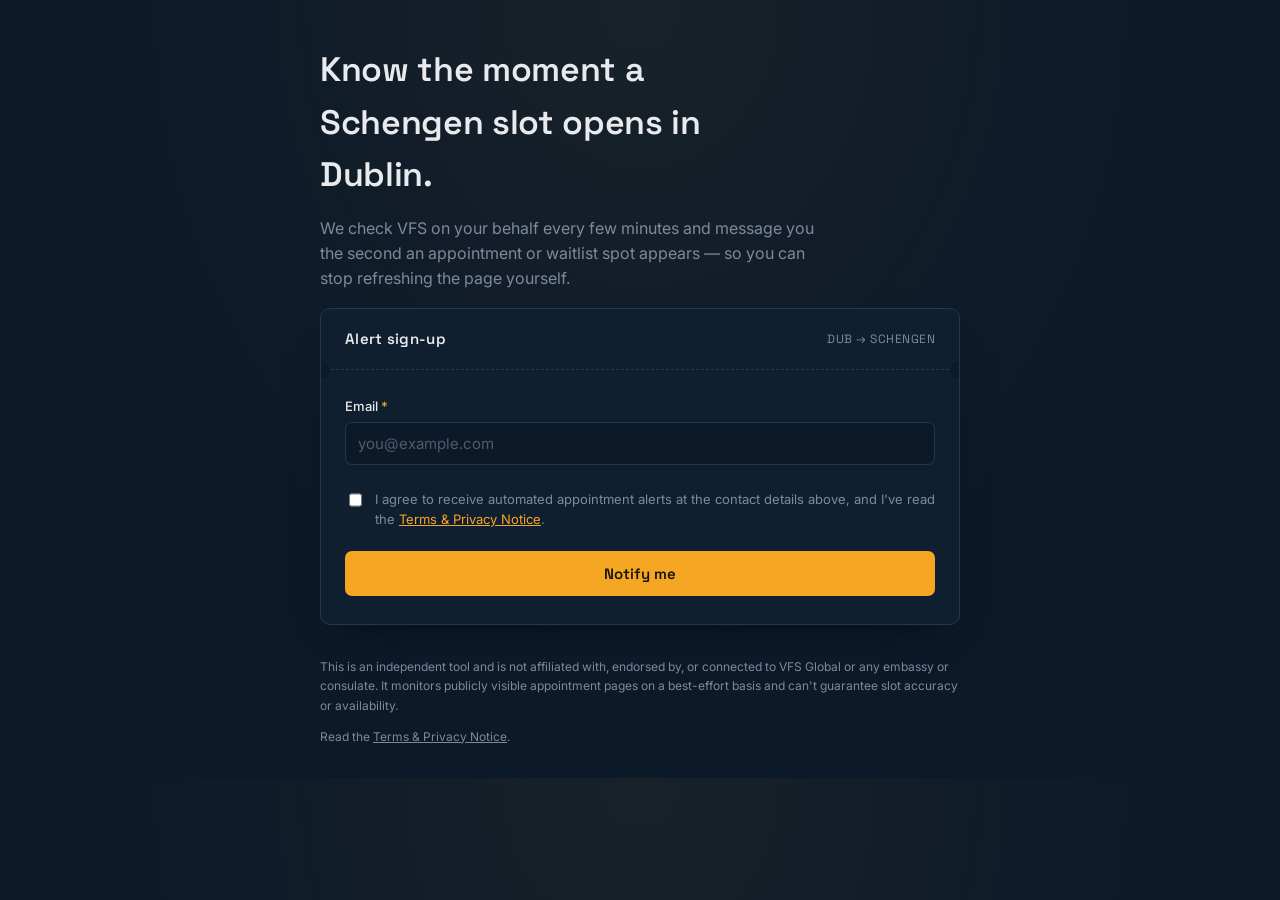
<file: pages/index.html>
<!DOCTYPE html>
<html lang="en">

<head>
    <meta charset="UTF-8">
    <meta name="viewport" content="width=device-width, initial-scale=1.0">
    <title>Dublin Schengen Appointment Alerts</title>
    <link rel="preconnect" href="https://fonts.googleapis.com">
    <link rel="preconnect" href="https://fonts.gstatic.com" crossorigin>
    <link
        href="https://fonts.googleapis.com/css2?family=Space+Grotesk:wght@500;600;700&family=Inter:wght@400;500;600&display=swap"
        rel="stylesheet">
    <link rel="stylesheet" href="/pages/assets/css/styles.css">
</head>

<body>
    <div class="page">

        <section class="pitch">
            <h1>Know the moment a Schengen slot opens in Dublin.</h1>
            <p>We check VFS on your behalf every few minutes and message you the second an appointment or waitlist spot
                appears — so you can stop refreshing the page yourself.</p>
        </section>

        <section class="ticket" id="signup">
            <div class="ticket-head">
                <span class="title">Alert sign-up</span>
                <span class="route">DUB → SCHENGEN</span>
            </div>
            <div class="perforation"></div>

            <form id="signup-form" novalidate>

                <div class="field">
                    <label for="email">Email <span class="required">*</span></label>
                    <input type="email" id="email" name="email" placeholder="you@example.com" required>
                </div>

                <!-- <div class="two-col">
                    <div class="field">
                        <label for="phone">WhatsApp number 
                            <span class="optional">(Optional)</span>
                        </label>
                        <input type="tel" id="phone" name="phone" placeholder="+353 8X XXX XXXX">
                    </div>
                    <div class="field">
                        <label for="telegram">Telegram username <span class="optional">(Optional)</span>
                        </label>
                        <input type="text" id="telegram" name="telegram" placeholder="@yourhandle">
                    </div>
                </div> -->
                <!-- <div class="field">
                    <small class="hint">
                        [Note: We are still working on WhatsApp and Telegram updates. 
                        You will be notified as they become available.]
                    </small>
                </div> -->
                
                <!-- <div class="field">
                    <label>Your preferred countries</label>

                    <div class="check-grid">
                        <label class="check-item"><input type="checkbox" name="country" value="Austria"> Austria</label>
                        <label class="check-item"><input type="checkbox" name="country" value="Croatia"> Croatia</label>
                        <label class="check-item"><input type="checkbox" name="country" value="Denmark"> Denmark</label>
                        <label class="check-item"><input type="checkbox" name="country" value="Finland"> Finland</label>
                        <label class="check-item"><input type="checkbox" name="country" value="Hungary"> Hungary</label>
                        <label class="check-item"><input type="checkbox" name="country" value="Iceland"> Iceland</label>
                        <label class="check-item"><input type="checkbox" name="country" value="Netherlands"> Netherlands</label>
                    </div>
                    <input type="text" id="country-other" name="country_other" placeholder="Other country (optional)"
                        style="margin-top:10px;">
                    <p class="optional">[Note: You will be notified for all the available countries regardless of your choices]</p>
                    
                </div> -->

                <div class="consent">
                    <input type="checkbox" id="consent" name="consent" required>
                    <label for="consent">I agree to receive automated appointment alerts at the contact details above,
                        and I've read the <a href="/terms-of-service/" target="_blank" rel="noopener">Terms &amp; Privacy
                            Notice</a>.</label>
                </div>

                <button type="submit" id="submit-btn">Notify me</button>
                <p id="status-msg" role="status"></p>
                <!-- TODO: replace # with your Ko-fi link -->
                <a id="coffee-banner" class="coffee-banner" href="https://buymeacoffee.com/kadulkaryash71" target="_blank" rel="noopener" hidden>
                    ☕ Enjoying the alerts? Buy me a coffee on Ko-fi
                </a>
            </form>
        </section>

        <footer>
            <p>This is an independent tool and is not affiliated with, endorsed by, or connected to VFS Global or any
                embassy or consulate. It monitors publicly visible appointment pages on a best-effort basis and can't
                guarantee slot accuracy or availability.</p>
            <p>Read the <a href="/terms-of-service/">Terms &amp; Privacy Notice</a>.</p>
        </footer>

    </div>

    <script>
        // Relative path: resolves against whatever origin served this page (localhost,
        // LAN IP, or a real domain later), instead of hardcoding a host.
        const API_ENDPOINT = "/api/subscribe";

        const form = document.getElementById('signup-form');
        const statusMsg = document.getElementById('status-msg');
        const submitBtn = document.getElementById('submit-btn');

        form.addEventListener('submit', async (e) => {
            e.preventDefault();
            statusMsg.className = '';
            statusMsg.textContent = '';

            const email = document.getElementById('email').value.trim();
            const consent = document.getElementById('consent').checked;
            // const countries = Array.from(form.querySelectorAll('input[name="country"]:checked')).map(el => el.value);
            // const otherCountry = document.getElementById('country-other').value.trim();
            // if (otherCountry) countries.push(otherCountry);

            if (!email || !/^[^\s@]+@[^\s@]+\.[^\s@]+$/.test(email)) {
                statusMsg.textContent = 'Enter a valid email address.';
                statusMsg.className = 'error';
                return;
            }
            // if (countries.length === 0) {
            //     statusMsg.textContent = 'Pick at least one country to track.';
            //     statusMsg.className = 'error';
            //     return;
            // }
            if (!consent) {
                statusMsg.textContent = 'Please agree to the Terms & Privacy Notice to continue.';
                statusMsg.className = 'error';
                return;
            }

            const payload = {
                email,
                // phone: document.getElementById('phone').value.trim(),
                // telegram: document.getElementById('telegram').value.trim(),
                // countries,
                consented_at: new Date().toISOString()
            };

            submitBtn.disabled = true;
            submitBtn.textContent = 'Sending…';

            try {
                const res = await fetch(API_ENDPOINT, {
                    method: 'POST',
                    headers: { 'Content-Type': 'application/json' },
                    body: JSON.stringify(payload)
                });
                if (!res.ok) throw new Error('Request failed');
                statusMsg.textContent = "🎉 You're on the list — we'll email you the moment a slot opens.";
                statusMsg.className = 'success';
                document.getElementById('coffee-banner').hidden = false;
                form.reset();
            } catch (err) {
                statusMsg.textContent = "Couldn't reach the sign-up service. You are possibly already subscribed.";
                statusMsg.className = 'error';
            } finally {
                submitBtn.disabled = false;
                submitBtn.textContent = 'Notify me';
            }
        });
    </script>
</body>

</html>
</file>
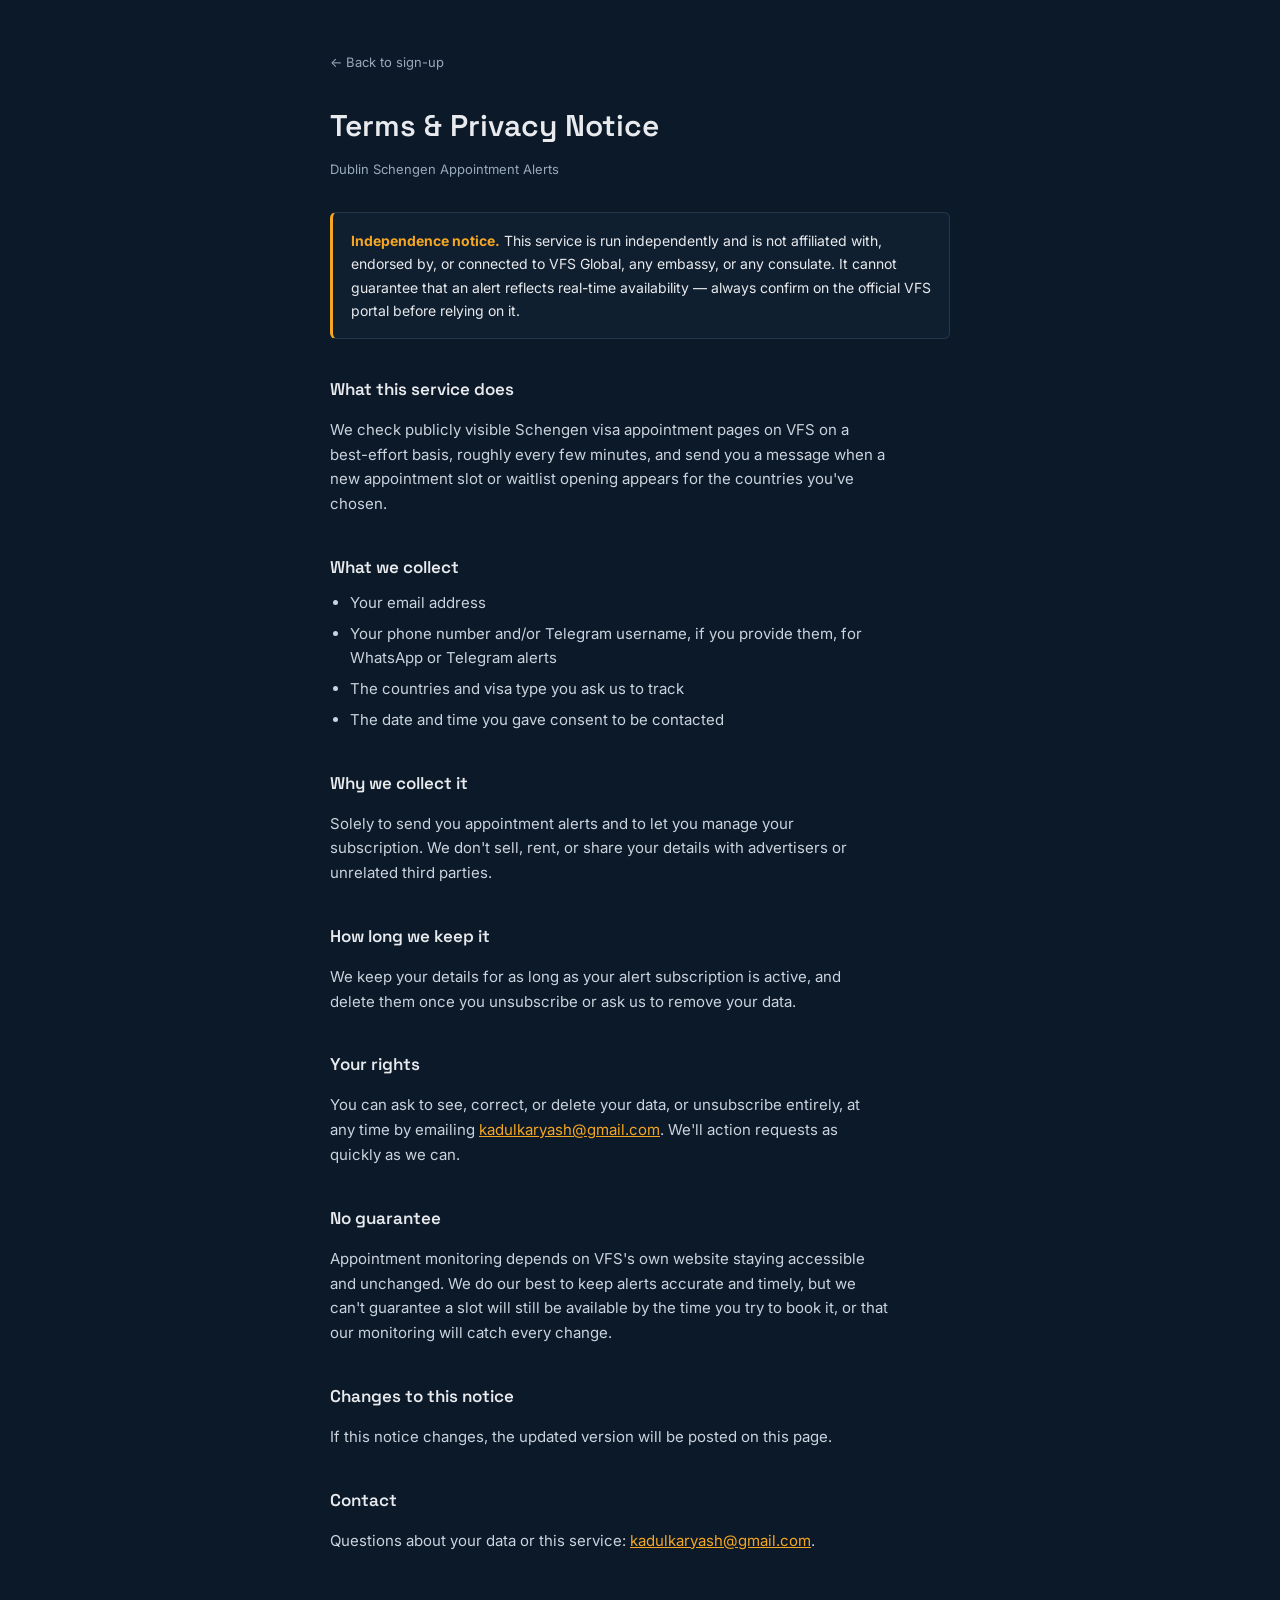
<file: pages/tos.html>
<!DOCTYPE html>
<html lang="en">

<head>
    <meta charset="UTF-8">
    <meta name="viewport" content="width=device-width, initial-scale=1.0">
    <title>Terms &amp; Privacy Notice — Dublin Schengen Appointment Alerts</title>
    <link rel="preconnect" href="https://fonts.googleapis.com">
    <link rel="preconnect" href="https://fonts.gstatic.com" crossorigin>
    <link
        href="https://fonts.googleapis.com/css2?family=Space+Grotesk:wght@500;600;700&family=Inter:wght@400;500;600&display=swap"
        rel="stylesheet">
    <link rel="stylesheet" href="/pages/assets/css/tos.css">
</head>

<body>
    <div class="page">

        <a class="back" href="subscribe/">&larr; Back to sign-up</a>

        <h1>Terms &amp; Privacy Notice</h1>
        <p class="updated">Dublin Schengen Appointment Alerts</p>

        <div class="callout">
            <strong>Independence notice.</strong> This service is run independently and is not affiliated with, endorsed
            by, or connected to VFS Global, any embassy, or any consulate. It cannot guarantee that an alert reflects
            real-time availability — always confirm on the official VFS portal before relying on it.
        </div>

        <h2>What this service does</h2>
        <p>We check publicly visible Schengen visa appointment pages on VFS on a best-effort basis, roughly every few
            minutes, and send you a message when a new appointment slot or waitlist opening appears for the countries
            you've chosen.</p>

        <h2>What we collect</h2>
        <ul>
            <li>Your email address</li>
            <li>Your phone number and/or Telegram username, if you provide them, for WhatsApp or Telegram alerts</li>
            <li>The countries and visa type you ask us to track</li>
            <li>The date and time you gave consent to be contacted</li>
        </ul>

        <h2>Why we collect it</h2>
        <p>Solely to send you appointment alerts and to let you manage your subscription. We don't sell, rent, or share
            your details with advertisers or unrelated third parties.</p>

        <h2>How long we keep it</h2>
        <p>We keep your details for as long as your alert subscription is active, and delete them once you unsubscribe
            or ask us to remove your data.</p>

        <h2>Your rights</h2>
        <p>You can ask to see, correct, or delete your data, or unsubscribe entirely, at any time by emailing <a
                href="mailto:kadulkaryash@gmail.com">kadulkaryash@gmail.com</a>. We'll action requests as quickly as we
            can.</p>

        <h2>No guarantee</h2>
        <p>Appointment monitoring depends on VFS's own website staying accessible and unchanged. We do our best to keep
            alerts accurate and timely, but we can't guarantee a slot will still be available by the time you try to
            book it, or that our monitoring will catch every change.</p>

        <h2>Changes to this notice</h2>
        <p>If this notice changes, the updated version will be posted on this page.</p>

        <h2>Contact</h2>
        <p>Questions about your data or this service: <a
                href="mailto:kadulkaryash@gmail.com">kadulkaryash@gmail.com</a>.</p>

        <!-- <p class="draft-note">Draft template — replace the placeholder contact email above, and it's worth a quick
            independent legal read before you rely on this for paying or higher-volume users, particularly around GDPR
            and VFS's own terms of use.</p> -->

    </div>
</body>

</html>
</file>
<file: pages/assets/css/styles.css>
:root {
            --bg: #0B1929;
            --board: #101F30;
            --board-edge: #24384D;
            --amber: #F5A623;
            --amber-dim: #C98A2A;
            --ink: #E8EAED;
            --muted: #7C8A9C;
            --open: #4CAF7D;
            --card: #101F30;
            --divider: #24384D;
            --danger: #E2695B;
            --radius: 10px;
        }

        * {
            box-sizing: border-box;
        }

        html {
            -webkit-text-size-adjust: 100%;
        }

        body {
            margin: 0;
            background: var(--bg);
            background-image:
                radial-gradient(ellipse at top, rgba(245, 166, 35, 0.06), transparent 60%);
            color: var(--ink);
            font-family: 'Inter', -apple-system, sans-serif;
            line-height: 1.55;
            padding: 20px;
        }

        .page {
            max-width: 640px;
            margin: 0 auto;
        }

        h1,
        h2 {
            font-family: 'Space Grotesk', 'Inter', sans-serif;
            font-weight: 600;
            letter-spacing: -0.01em;
        }

        /* ---------- Departure board ---------- */

        .board {
            background: var(--board);
            border: 1px solid var(--board-edge);
            border-radius: var(--radius);
            padding: 18px 20px;
            box-shadow: 0 0 0 1px rgba(0, 0, 0, 0.2), 0 20px 40px -24px rgba(0, 0, 0, 0.6);
        }

        .board-head {
            display: flex;
            justify-content: space-between;
            font-family: 'Space Grotesk', sans-serif;
            font-size: 12px;
            color: var(--muted);
            letter-spacing: 0.04em;
            padding: 0 2px 10px;
            border-bottom: 1px solid var(--board-edge);
            margin-bottom: 4px;
        }

        .row {
            display: flex;
            align-items: baseline;
            gap: 12px;
            padding: 11px 2px;
            border-bottom: 1px dashed rgba(124, 138, 156, 0.18);
            font-family: 'Space Grotesk', sans-serif;
            transform-origin: top center;
        }

        .row:last-child {
            border-bottom: none;
        }

        .row .dest {
            font-weight: 600;
            font-size: 15px;
            text-transform: uppercase;
            letter-spacing: 0.03em;
            flex: 1;
        }

        .row .type {
            color: var(--muted);
            font-size: 12px;
            font-family: 'Inter', sans-serif;
            text-transform: uppercase;
            letter-spacing: 0.04em;
        }

        .row .status {
            font-size: 12px;
            font-weight: 600;
            letter-spacing: 0.04em;
            text-transform: uppercase;
            min-width: 96px;
            text-align: right;
        }

        .row.waiting .status {
            color: var(--muted);
        }

        .row.open .status {
            color: var(--open);
        }

        .row.open {
            animation-name: pulseOpen;
        }

        @media (prefers-reduced-motion: no-preference) {
            .row {
                animation-name: flipIn;
                animation-duration: 0.5s;
                animation-timing-function: ease-out;
                animation-fill-mode: both;
            }

            .row:nth-child(2) {
                animation-delay: 0.08s;
            }

            .row:nth-child(3) {
                animation-delay: 0.16s;
            }

            .row:nth-child(4) {
                animation-delay: 0.24s;
            }
        }

        @keyframes flipIn {
            from {
                opacity: 0;
                transform: rotateX(-90deg);
            }

            to {
                opacity: 1;
                transform: rotateX(0deg);
            }
        }

        .board-caption {
            font-size: 13px;
            color: var(--muted);
            margin: 12px 4px 0;
        }

        /* ---------- Pitch ---------- */

        .pitch {
            margin: 24px 0 18px;
        }

        .pitch h1 {
            font-size: clamp(26px, 5vw, 34px);
            margin: 0 0 14px;
            max-width: 20ch;
        }

        .pitch p {
            color: var(--muted);
            font-size: 16px;
            max-width: 52ch;
            margin: 0;
        }

        /* ---------- Ticket / form ---------- */

        .ticket {
            background: var(--card);
            border: 1px solid var(--board-edge);
            border-radius: var(--radius);
            overflow: hidden;
            box-shadow: 0 20px 40px -24px rgba(0, 0, 0, 0.6);
        }

        .ticket-head {
            display: flex;
            justify-content: space-between;
            align-items: center;
            padding: 18px 24px;
            font-family: 'Space Grotesk', sans-serif;
        }

        .ticket-head .title {
            font-weight: 600;
            font-size: 15px;
            letter-spacing: 0.02em;
        }

        .ticket-head .route {
            font-size: 12px;
            color: var(--muted);
            letter-spacing: 0.04em;
        }

        .perforation {
            position: relative;
            height: 1px;
            border-top: 1px dashed var(--board-edge);
            margin: 0 0;
        }

        .perforation::before,
        .perforation::after {
            content: "";
            position: absolute;
            top: -9px;
            width: 18px;
            height: 18px;
            background: var(--bg);
            border-radius: 50%;
        }

        .perforation::before {
            left: -9px;
        }

        .perforation::after {
            right: -9px;
        }

        form {
            padding: 26px 24px 28px;
        }

        .field {
            margin-bottom: 18px;
        }

        .field label {
            display: block;
            font-size: 13px;
            font-weight: 500;
            margin-bottom: 6px;
        }
        
        .field .hint {
            display: block;
            font-size: 12px;
            color: var(--muted);
            font-weight: 400;
            margin-top: 4px;
        }
        
        .field .required {
            color: var(--amber);
        }

        .field .optional {
            content: "(Optional)";
            display: inline-block;
            font-family: 'Space Grotesk', sans-serif;
            font-size: 10px;
            color: var(--muted);
            font-weight: 400;
        }

        input[type="email"],
        input[type="tel"],
        input[type="text"],
        select {
            width: 100%;
            background: var(--bg);
            border: 1px solid var(--board-edge);
            border-radius: 7px;
            padding: 11px 12px;
            color: var(--ink);
            font-family: 'Inter', sans-serif;
            font-size: 15px;
        }

        input::placeholder {
            color: #4E5D6E;
        }

        input:focus-visible,
        select:focus-visible,
        button:focus-visible,
        a:focus-visible {
            outline: 2px solid var(--amber);
            outline-offset: 2px;
        }

        .two-col {
            display: grid;
            grid-template-columns: 1fr 1fr;
            gap: 14px;
        }

        @media (max-width: 480px) {
            .two-col {
                grid-template-columns: 1fr;
            }
        }

        .check-grid {
            display: flex;
            flex-wrap: wrap;
            gap: 10px 20px;
        }

        .check-item {
            display: flex;
            align-items: center;
            gap: 8px;
            font-size: 14px;
        }

        input[type="checkbox"] {
            accent-color: var(--amber);
            width: 16px;
            height: 16px;
        }

        .consent {
            display: flex;
            gap: 10px;
            align-items: flex-start;
            font-size: 13px;
            color: var(--muted);
            padding-top: 6px;
            margin-bottom: 22px;
        }

        .consent input {
            margin-top: 3px;
        }

        .consent a {
            color: var(--amber);
            text-decoration: underline;
        }

        button[type="submit"] {
            width: 100%;
            background: var(--amber);
            color: #17130A;
            border: none;
            border-radius: 7px;
            padding: 13px 16px;
            font-family: 'Space Grotesk', sans-serif;
            font-weight: 600;
            font-size: 15px;
            cursor: pointer;
            transition: background 0.15s ease;
        }

        button[type="submit"]:hover {
            background: var(--amber-dim);
        }

        button[type="submit"]:disabled {
            opacity: 0.6;
            cursor: not-allowed;
        }

        #status-msg {
            margin-top: 14px;
            font-size: 13px;
            display: none;
        }

        #status-msg.success {
            display: block;
            color: var(--open);
        }

        #status-msg.error {
            display: block;
            color: var(--danger);
        }

        .coffee-banner {
            display: block;
            margin-top: 12px;
            padding: 10px 14px;
            background: rgba(245, 166, 35, 0.08);
            border: 1px solid var(--amber-dim);
            border-radius: 7px;
            color: var(--amber);
            text-align: center;
            font-size: 13px;
            font-weight: 600;
            text-decoration: none;
            transition: background 0.15s ease;
        }

        .coffee-banner:hover {
            background: rgba(245, 166, 35, 0.16);
        }

        .coffee-banner[hidden] {
            display: none;
        }

        footer {
            max-width: 640px;
            margin: 32px auto 0;
            font-size: 12px;
            color: var(--muted);
            line-height: 1.6;
        }

        footer a {
            color: var(--muted);
        }
</file>
<file: pages/assets/css/tos.css>
:root {
    --bg: #0B1929;
    --board-edge: #24384D;
    --amber: #F5A623;
    --ink: #E8EAED;
    --muted: #9AA9BA;
    --card: #101F30;
}

* {
    box-sizing: border-box;
}

body {
    margin: 0;
    background: var(--bg);
    color: var(--ink);
    font-family: 'Inter', -apple-system, sans-serif;
    line-height: 1.65;
    padding: 48px 20px 80px;
}

.page {
    max-width: 620px;
    margin: 0 auto;
}

a {
    color: var(--amber);
}

.back {
    display: inline-block;
    font-size: 13px;
    color: var(--muted);
    text-decoration: none;
    margin-bottom: 28px;
}

.back:hover {
    color: var(--amber);
}

h1 {
    font-family: 'Space Grotesk', sans-serif;
    font-weight: 600;
    font-size: clamp(24px, 4.5vw, 30px);
    margin: 0 0 8px;
}

.updated {
    color: var(--muted);
    font-size: 13px;
    margin: 0 0 32px;
}

h2 {
    font-family: 'Space Grotesk', sans-serif;
    font-weight: 600;
    font-size: 17px;
    margin: 36px 0 10px;
}

p,
li {
    color: #CBD3DC;
    font-size: 15px;
    max-width: 62ch;
}

ul {
    padding-left: 20px;
    margin: 10px 0;
}

li {
    margin-bottom: 6px;
}

.callout {
    background: var(--card);
    border: 1px solid var(--board-edge);
    border-left: 3px solid var(--amber);
    border-radius: 6px;
    padding: 16px 18px;
    margin: 28px 0;
    font-size: 14px;
    color: var(--ink);
}

.callout strong {
    color: var(--amber);
}

.draft-note {
    font-size: 12px;
    color: var(--muted);
    border-top: 1px solid var(--board-edge);
    margin-top: 48px;
    padding-top: 18px;
}
</file>
